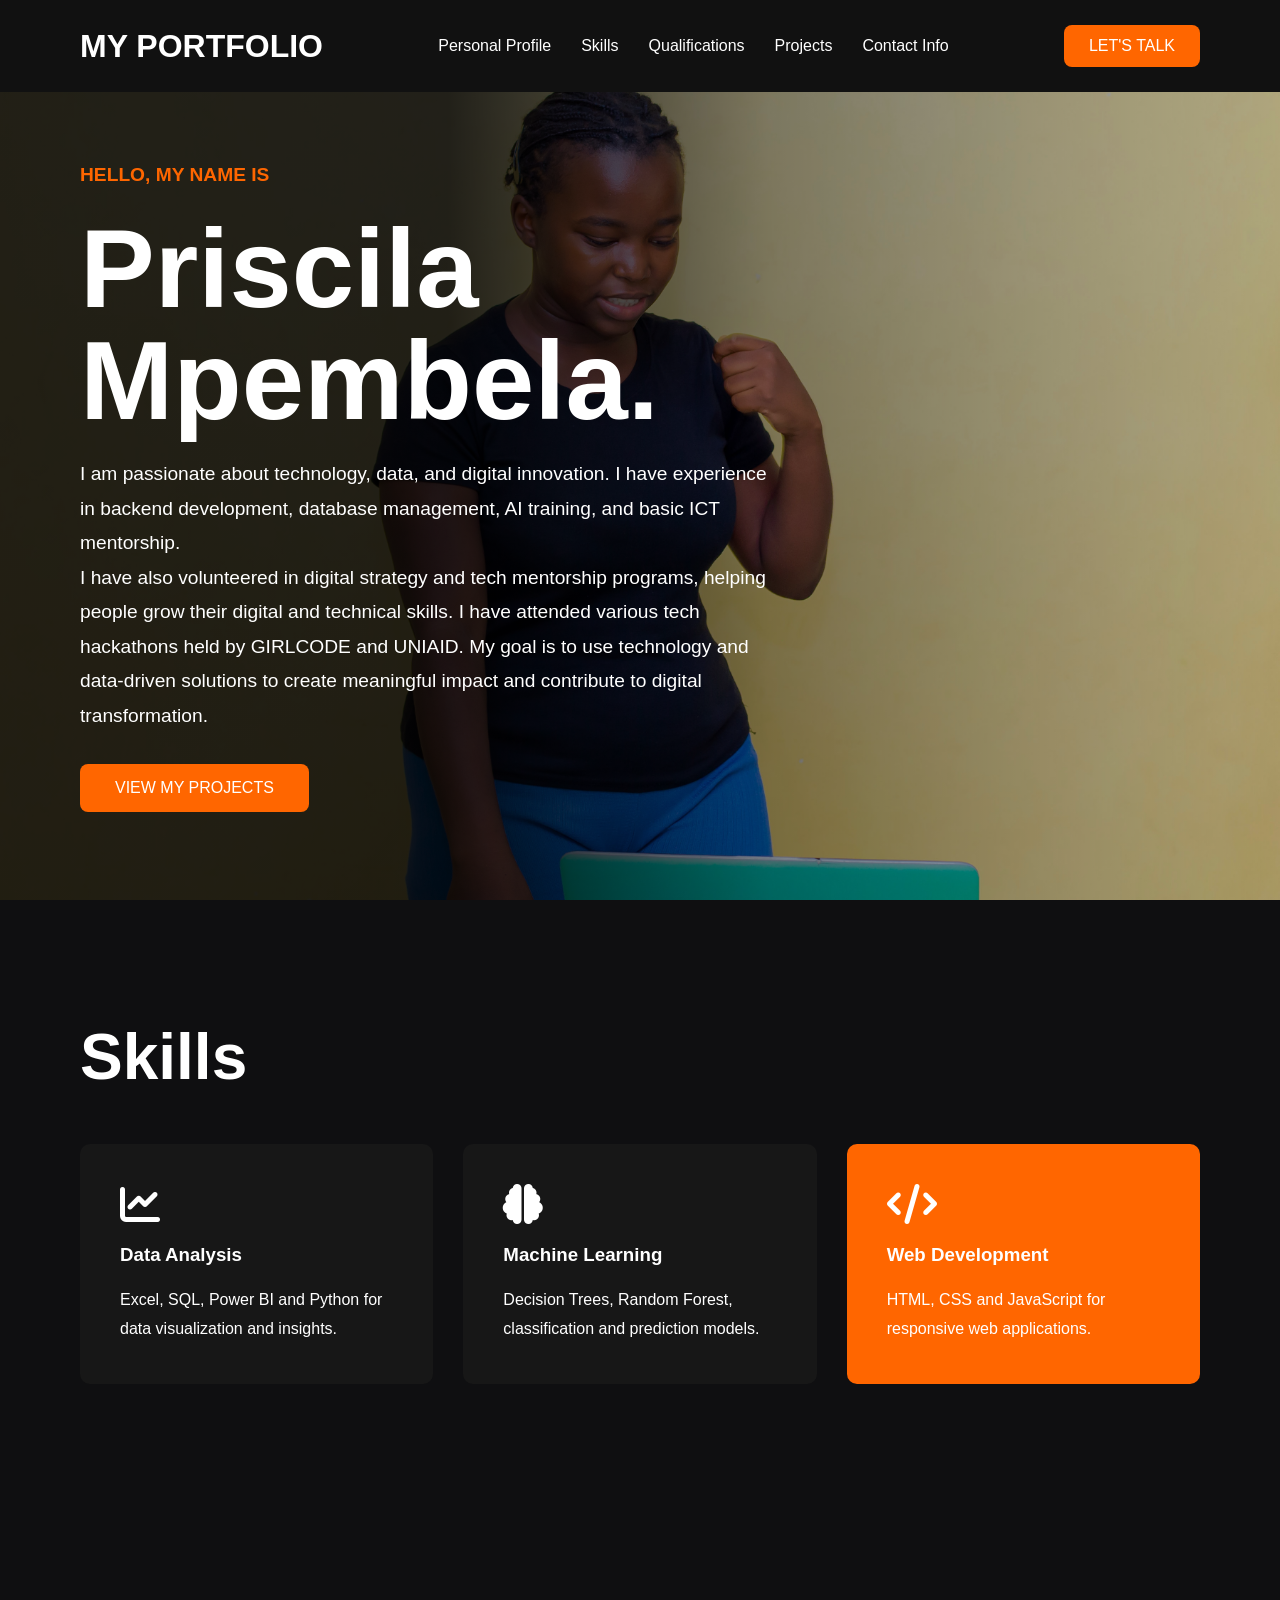
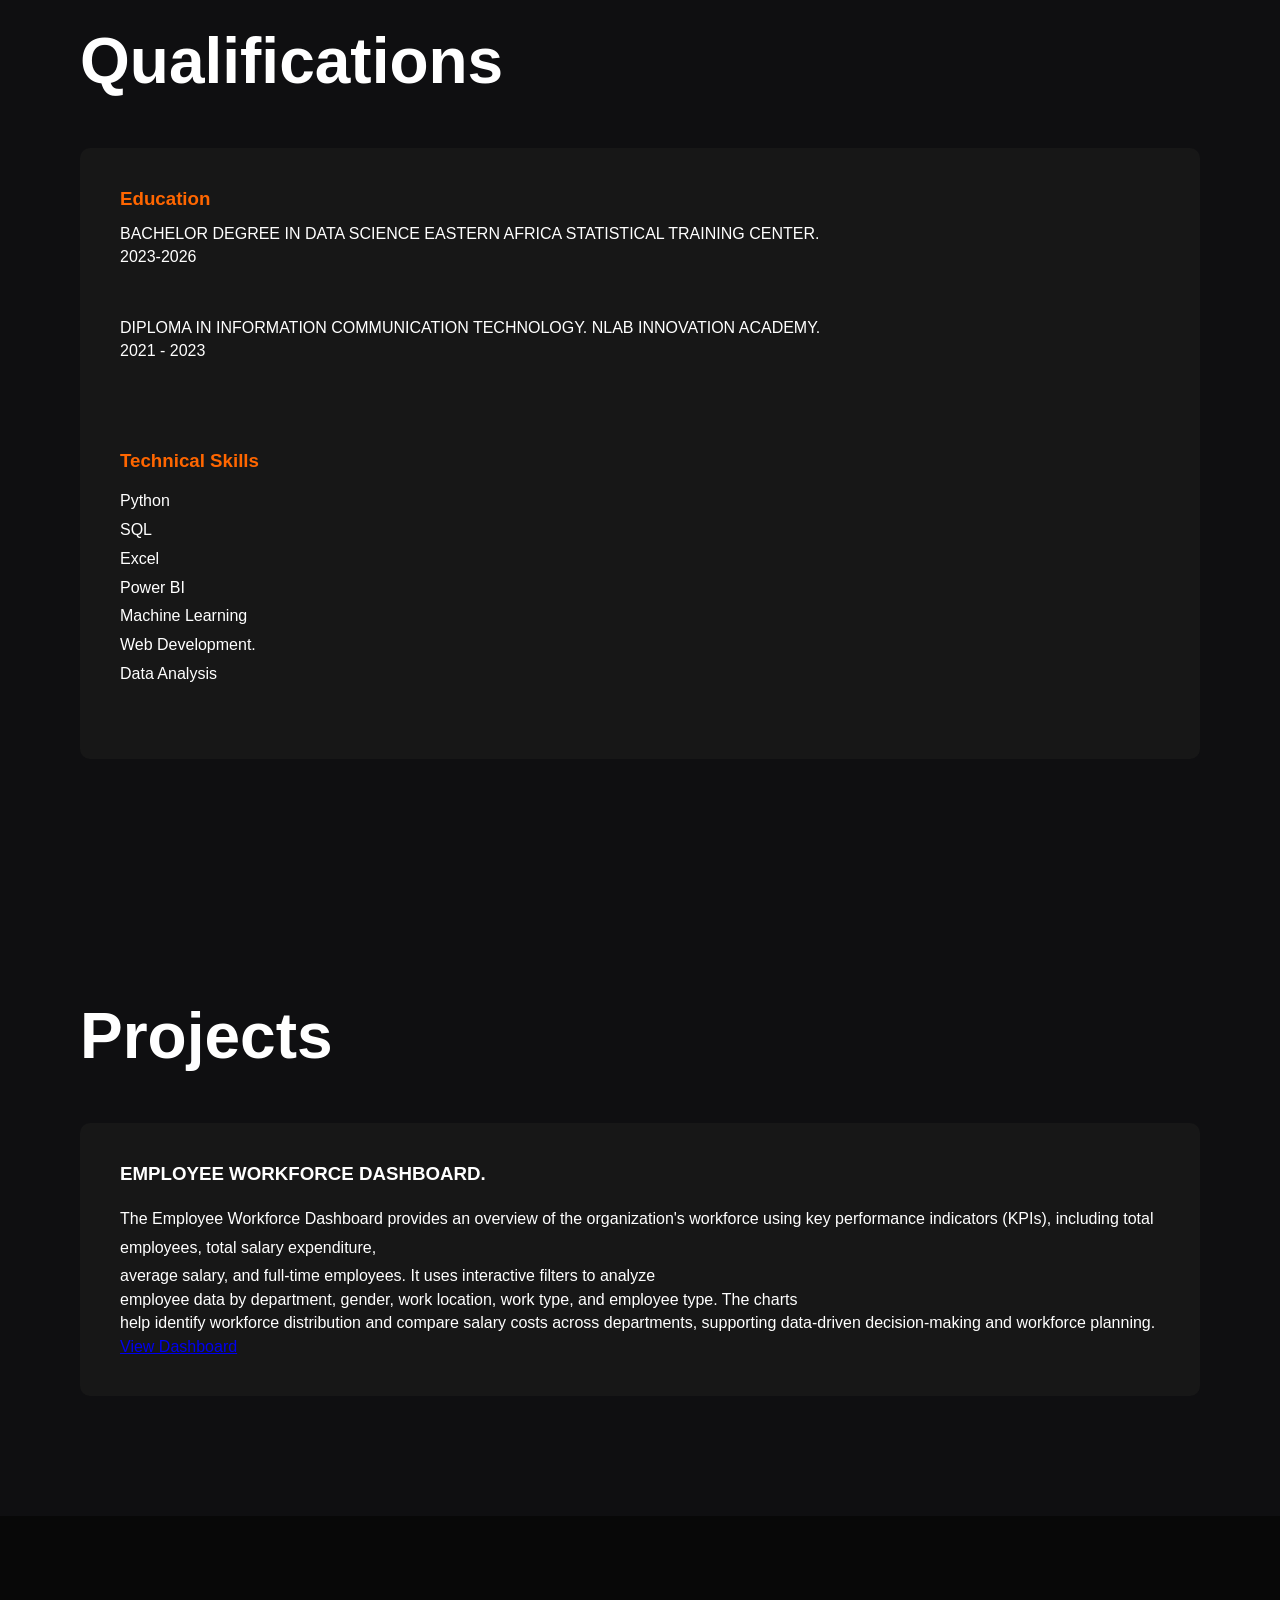
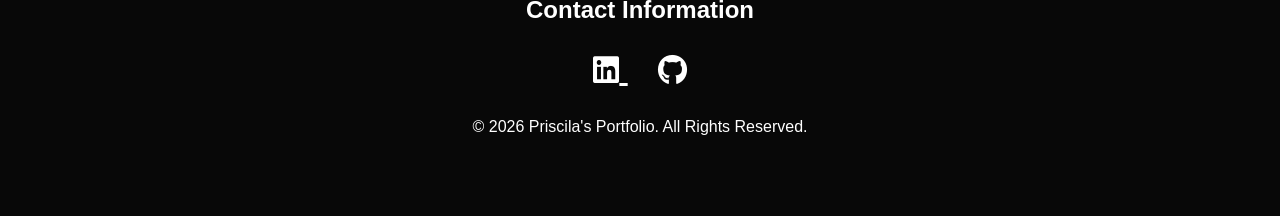
<file: index.html>
<!DOCTYPE html>
<html lang="en">
<head>
    <meta charset="UTF-8">
    <meta name="viewport" content="width=device-width, initial-scale=1.0">
    <title>PRISCILA PORTFOLIO</title>

    <link rel="stylesheet" href="style.css">

    <link
    rel="stylesheet"
    href="https://cdnjs.cloudflare.com/ajax/libs/font-awesome/6.5.1/css/all.min.css">
</head>
<body>

<header>
    <div class="logo">MY PORTFOLIO</div>

    <nav>
        <ul>
            <li><a href="#profile">Personal Profile</a></li>
            <li><a href="#skills">Skills</a></li>
            <li><a href="#qualifications">Qualifications</a></li>
            <li><a href="#projects">Projects</a></li>
            <li><a href="#contact">Contact Info</a></li>
        </ul>
    </nav>

    <a href="#contact" class="talk-btn">LET'S TALK</a>
</header>

<section class="hero" id="profile">

    <div class="overlay"></div>

    <div class="hero-content">

        <p class="intro">HELLO, MY NAME IS</p>

        <h1>
            Priscila <br>
           Mpembela.
        </h1>

         <p>
        I am passionate about technology, data, and digital innovation. I have experience in backend development, database management, AI training, and basic ICT mentorship.
      </p>
       <p>
        I have also volunteered in digital strategy and tech mentorship programs, helping people grow their digital and technical skills. I have attended various tech hackathons held by GIRLCODE and UNIAID. My goal is to use technology and data-driven solutions to create meaningful impact and contribute to digital transformation.
      </p>
        <a href="#projects" class="btn">
            VIEW MY PROJECTS
        </a>

    </div>

</section>

<section class="section" id="skills">

    <h2>Skills</h2>

    <div class="cards">

        <div class="card">
            <i class="fas fa-chart-line"></i>
            <h3>Data Analysis</h3>
            <p>
                Excel, SQL, Power BI and Python
                for data visualization and insights.
            </p>
        </div>

        <div class="card">
            <i class="fas fa-brain"></i>
            <h3>Machine Learning</h3>
            <p>
                Decision Trees, Random Forest,
                classification and prediction models.
            </p>
        </div>

        <div class="card active">
            <i class="fas fa-code"></i>
            <h3>Web Development</h3>
            <p>
                HTML, CSS and JavaScript for
                responsive web applications.
            </p>
        </div>

    </div>

</section>

<section class="section" id="qualifications">

    <h2>Qualifications</h2>

    <div class="qualification-box">

        <h3>Education</h3>

       <div>BACHELOR DEGREE IN DATA SCIENCE
        EASTERN AFRICA STATISTICAL TRAINING CENTER.
        <p>2023-2026</p>
        <br>
     <div>DIPLOMA IN INFORMATION COMMUNICATION TECHNOLOGY.
        NLAB INNOVATION ACADEMY.
        <p>2021 - 2023</p>
        <br>
        <br></br>

        
        


        <h3>Technical Skills</h3>

        <p>
            Python<br>
          SQL <br>
          Excel<br> 
          Power BI<br>
            Machine Learning<br> 
            Web Development.<br>
            Data Analysis <br>

        </p>

    </div>

</section>

<section class="section" id="projects">

    <h2>Projects</h2>

    <div class="cards">


        <div class="card">
    <h3>EMPLOYEE WORKFORCE DASHBOARD.</h3>
    <p>
The Employee Workforce Dashboard provides an overview of the organization's workforce using key performance 
        indicators (KPIs), including total employees, total salary expenditure,<p>
        average salary, and full-time employees. It uses interactive filters to
        analyze</p> employee data by department, gender, work location, work type, and
        employee type. The charts<p> help identify workforce distribution and compare
        salary costs across departments, supporting data-driven decision-making
        and workforce planning.</p>
    </p>
            <div>
 <a href="https://docs.google.com/spreadsheets/d/17MiDKnTEPfhu1SxD2uhXiT9dG3s-4Ugl/edit?usp=sharing&ouid=110951167602224043997&rtpof=true&sd=true"
       target="_blank"
       rel="noopener noreferrer"
       class="project-btn">
        View Dashboard
    </a>

           
</section>

<footer id="contact">

    <h2>Contact Information</h2>

    <div class="socials">
 <!-- LinkedIn -->
    <a href="https://www.linkedin.com/in/priscila-mpembela-b8a6b1337"
       target="_blank"
       rel="noopener noreferrer"
       aria-label="Visit my LinkedIn profile">
        <i class="fab fa-linkedin"></i>
    </a>

      <!-- GitHub -->
    <a href="https://github.com/Priscv26"
       target="_blank"
       rel="noopener noreferrer"
       aria-label="Visit my GitHub profile">
        <i class="fab fa-github"></i>
    </a>


    </div>

    <p class="copyright">
        © 2026 Priscila's Portfolio. All Rights Reserved.
    </p>

</footer>

<button id="topBtn">
    <i class="fas fa-arrow-up"></i>
</button>

<script src="script.js"></script>

</body>
</html>
</file>
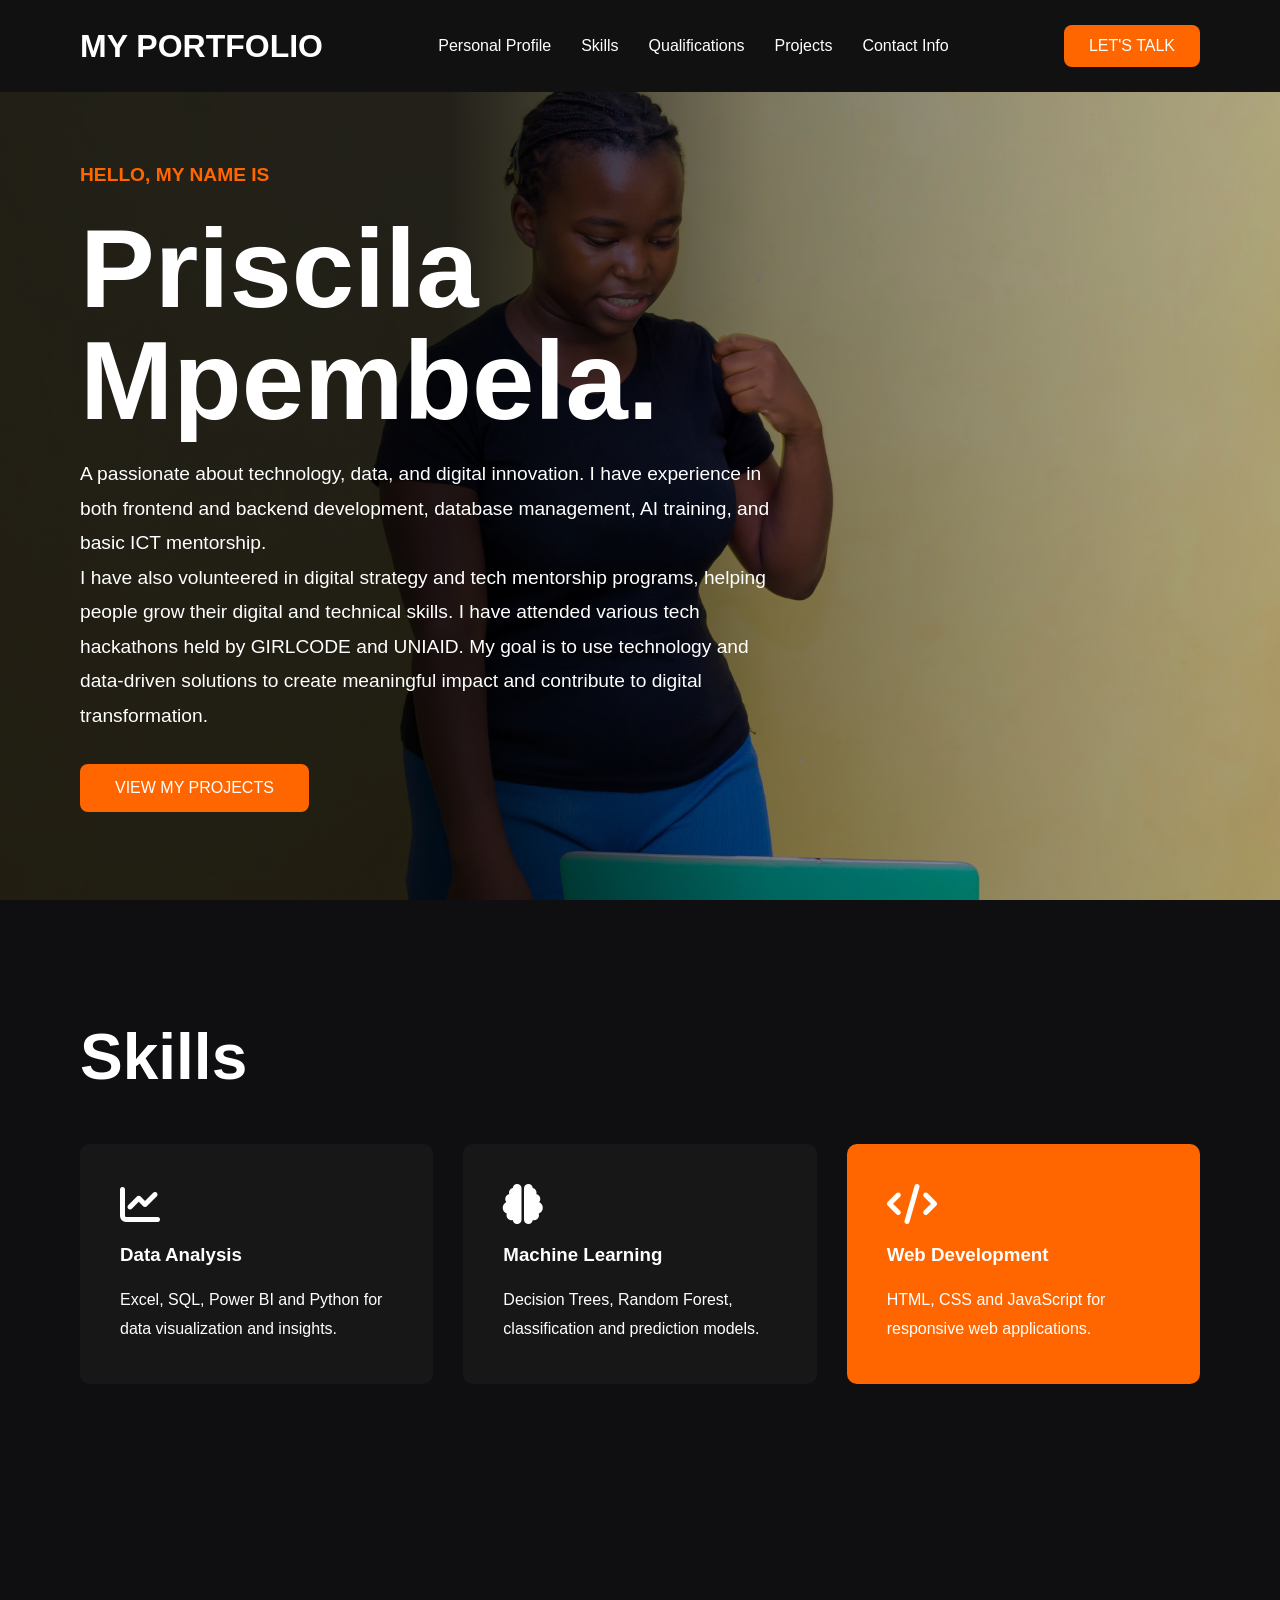
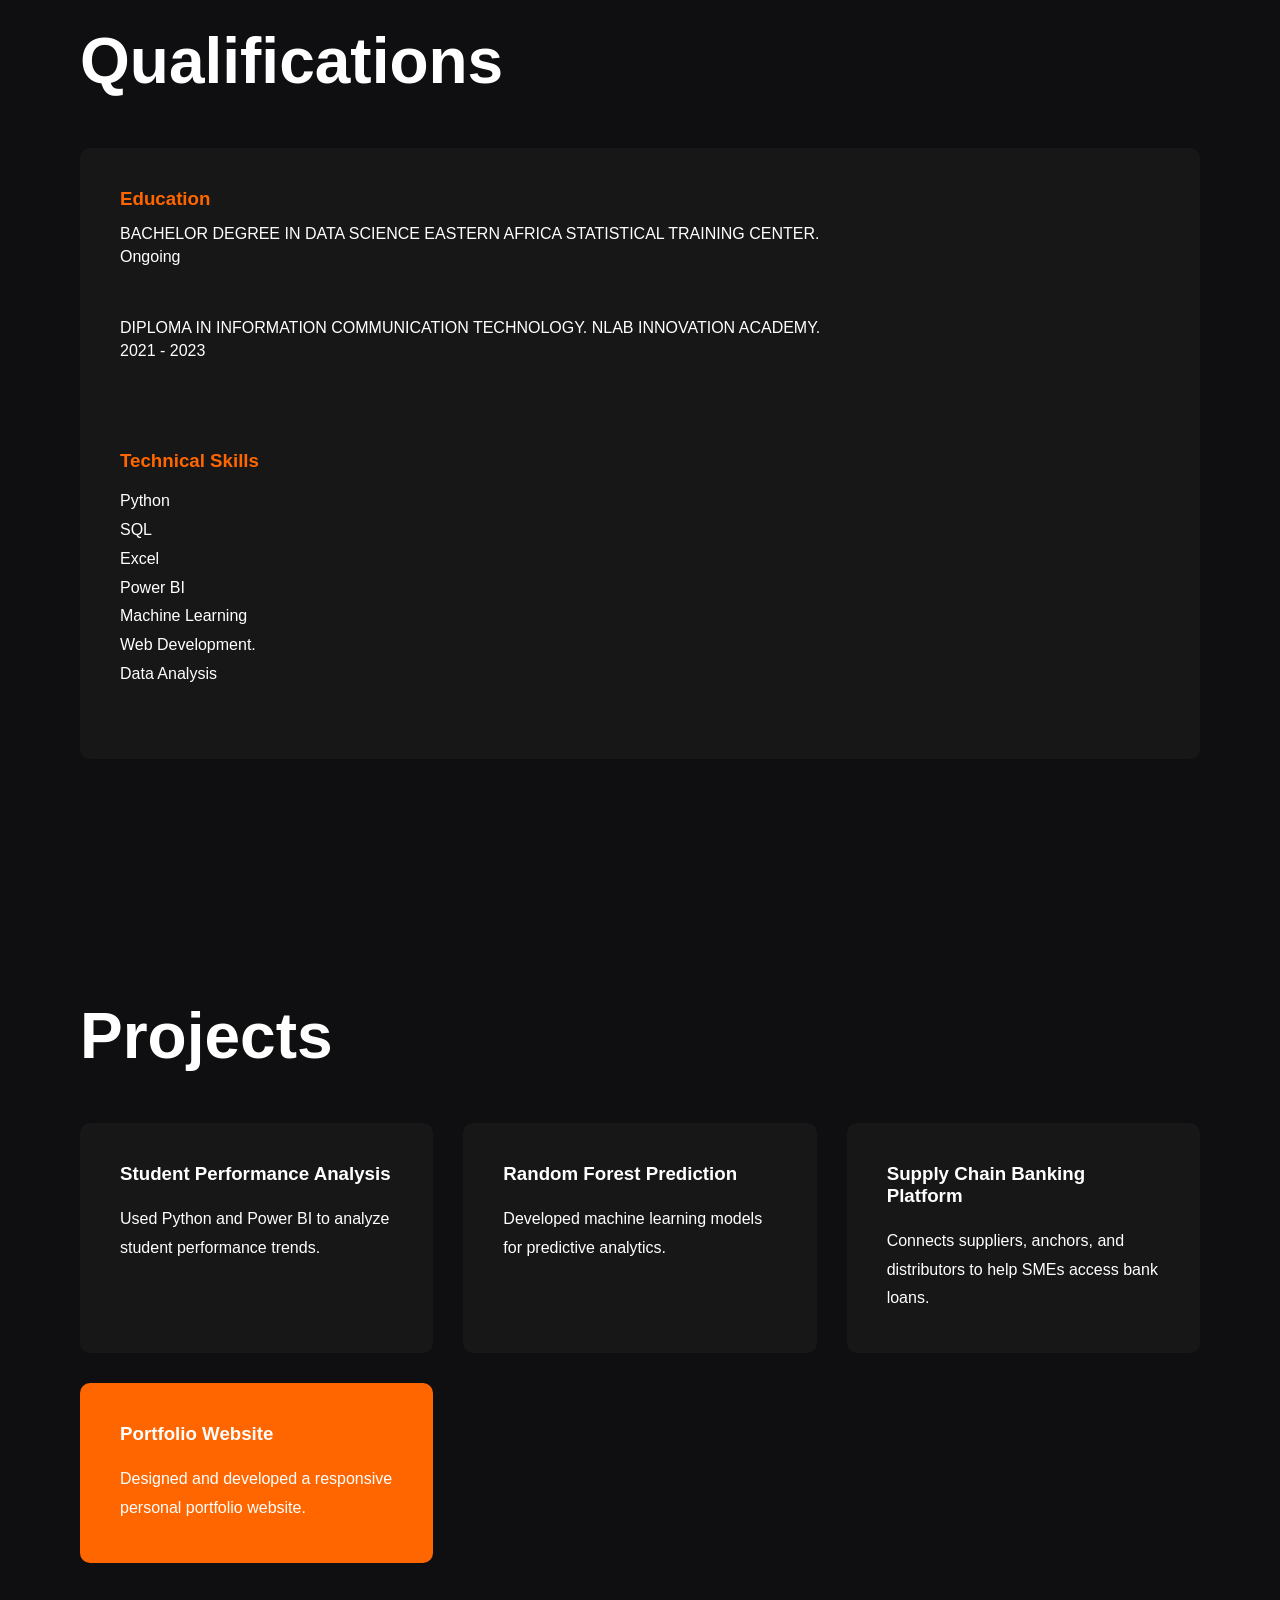
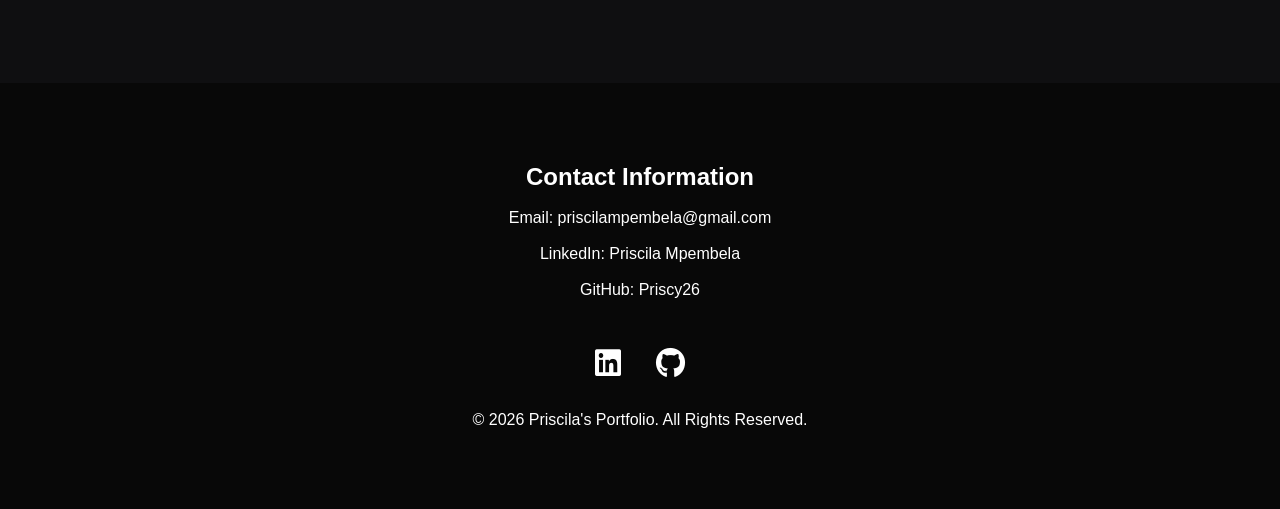
<file: my portfolio/index.html>
<!DOCTYPE html>
<html lang="en">
<head>
    <meta charset="UTF-8">
    <meta name="viewport" content="width=device-width, initial-scale=1.0">
    <title>MY PORTFOLIO</title>

    <link rel="stylesheet" href="style.css">

    <link
    rel="stylesheet"
    href="https://cdnjs.cloudflare.com/ajax/libs/font-awesome/6.5.1/css/all.min.css">
</head>
<body>

<header>
    <div class="logo">MY PORTFOLIO</div>

    <nav>
        <ul>
            <li><a href="#profile">Personal Profile</a></li>
            <li><a href="#skills">Skills</a></li>
            <li><a href="#qualifications">Qualifications</a></li>
            <li><a href="#projects">Projects</a></li>
            <li><a href="#contact">Contact Info</a></li>
        </ul>
    </nav>

    <a href="#contact" class="talk-btn">LET'S TALK</a>
</header>

<section class="hero" id="profile">

    <div class="overlay"></div>

    <div class="hero-content">

        <p class="intro">HELLO, MY NAME IS</p>

        <h1>
            Priscila <br>
           Mpembela.
        </h1>

         <p>
        A passionate about technology, data, and digital innovation. I have experience in both frontend and backend development, database management, AI training, and basic ICT mentorship.
      </p>
       <p>
        I have also volunteered in digital strategy and tech mentorship programs, helping people grow their digital and technical skills. I have attended various tech hackathons held by GIRLCODE and UNIAID. My goal is to use technology and data-driven solutions to create meaningful impact and contribute to digital transformation.
      </p>
        <a href="#projects" class="btn">
            VIEW MY PROJECTS
        </a>

    </div>

</section>

<section class="section" id="skills">

    <h2>Skills</h2>

    <div class="cards">

        <div class="card">
            <i class="fas fa-chart-line"></i>
            <h3>Data Analysis</h3>
            <p>
                Excel, SQL, Power BI and Python
                for data visualization and insights.
            </p>
        </div>

        <div class="card">
            <i class="fas fa-brain"></i>
            <h3>Machine Learning</h3>
            <p>
                Decision Trees, Random Forest,
                classification and prediction models.
            </p>
        </div>

        <div class="card active">
            <i class="fas fa-code"></i>
            <h3>Web Development</h3>
            <p>
                HTML, CSS and JavaScript for
                responsive web applications.
            </p>
        </div>

    </div>

</section>

<section class="section" id="qualifications">

    <h2>Qualifications</h2>

    <div class="qualification-box">

        <h3>Education</h3>

       <div>BACHELOR DEGREE IN DATA SCIENCE
        EASTERN AFRICA STATISTICAL TRAINING CENTER.
        <p>Ongoing</p>
        <br>
     <div>DIPLOMA IN INFORMATION COMMUNICATION TECHNOLOGY.
        NLAB INNOVATION ACADEMY.
        <p>2021 - 2023</p>
        <br>
        <br></br>

        
        


        <h3>Technical Skills</h3>

        <p>
            Python<br>
          SQL <br>
          Excel<br> 
          Power BI<br>
            Machine Learning<br> 
            Web Development.<br>
            Data Analysis <br>

        </p>

    </div>

</section>

<section class="section" id="projects">

    <h2>Projects</h2>

    <div class="cards">

        <div class="card">
            <h3>Student Performance Analysis</h3>
            <p>
                Used Python and Power BI to analyze
                student performance trends.
            </p>
        </div>

        <div class="card">
            <h3>Random Forest Prediction</h3>
            <p>
                Developed machine learning models
                for predictive analytics.
            </p>
        </div>

        <div class="card">
    <h3>Supply Chain Banking Platform</h3>
    <p>
    Connects suppliers, anchors, and distributors to help SMEs access bank loans.
    </p>
    </div>

        <div class="card active">
            <h3>Portfolio Website</h3>
            <p>
                Designed and developed a responsive
                personal portfolio website.
            </p>
        </div>

    </div>

</section>

<footer id="contact">

    <h2>Contact Information</h2>
<br>
    <p>Email: priscilampembela@gmail.com</p><br>
    <p>LinkedIn: Priscila Mpembela</p><br>
    <p>GitHub: Priscy26</p><br>

    <div class="socials">

        <a href="#"><i class="fab fa-linkedin"></i></a>

        <a href="#"><i class="fab fa-github"></i></a>


    </div>

    <p class="copyright">
        © 2026 Priscila's Portfolio. All Rights Reserved.
    </p>

</footer>

<button id="topBtn">
    <i class="fas fa-arrow-up"></i>
</button>

<script src="script.js"></script>

</body>
</html>
</file>
<file: style.css>
*{
    margin:0;
    padding:0;
    box-sizing:border-box;
    font-family:Arial, sans-serif;
}

html{
    scroll-behavior:smooth;
    scroll-padding-top: 120px;
}

body{
    background:#0f0f11;
    color:white;
}

header{
    position:fixed;
    top:0;
    width:100%;
    display:flex;
    justify-content:space-between;
    align-items:center;
    padding:25px 80px;
    background:#111;
    z-index:1000;
}

.logo{
    font-size:2rem;
    font-weight:bold;
}

nav ul{
    display:flex;
    list-style:none;
    gap:30px;
}

nav a{
    color:white;
    text-decoration:none;
}

nav a:hover{
    color:#ff6600;
}

.talk-btn{
    background:#ff6600;
    color:white;
    text-decoration:none;
    padding:12px 25px;
    border-radius:8px;
}

.hero{
    min-height:100vh;
    display:flex;
    align-items:center;
    padding:120px 80px 80px;
    position:relative;

    background:
    linear-gradient(
        to right,
        rgba(0,0,0,0.85) 35%,
        rgba(0,0,0,0.45) 60%,
        rgba(0,0,0,0.2) 100%
    ),
    url("priscy.jpg.JPG");
    
    background-size: cover;
    background-position: center right;
    background-repeat: no-repeat;

}

.hero{
    min-height:100vh;
    display:flex;
    align-items:center;
    padding:150px 80px 80px;
    position:relative;
}

.hero-content{
    max-width:700px;
}

.intro{
    color:#ff6600;
    font-weight:bold;
    margin-bottom:20px;
}

.hero h1{
    font-size:7rem;
    line-height:1;
    margin-bottom:20px;
}

.hero p{
    font-size:1.2rem;
    line-height:1.8;
}

.btn{
    display:inline-block;
    margin-top:30px;
    background:#ff6600;
    color:white;
    text-decoration:none;
    padding:15px 35px;
    border-radius:8px;
}

.section{
    padding:120px 80px;
}

.section h2{
    font-size:4rem;
    margin-bottom:50px;
}

.cards{
    display:grid;
    grid-template-columns:repeat(auto-fit,minmax(280px,1fr));
    gap:30px;
}

.card{
    background:#171717;
    padding:40px;
    border-radius:10px;
}

.card i{
    font-size:40px;
    margin-bottom:20px;
}

.card h3{
    margin-bottom:20px;
}

.card p{
    line-height:1.8;
}

.active{
    background:#ff6600;
}

.qualification-box{
    background:#171717;
    padding:40px;
    border-radius:10px;
}

.qualification-box h3{
    margin-bottom:15px;
    color:#ff6600;
}

.qualification-box p{
    margin-bottom:30px;
    line-height:1.8;
}

footer{
    background:#080808;
    padding:80px;
    text-align:center;
}

.socials{
    margin:30px 0;
}

.socials a{
    color:white;
    font-size:30px;
    margin:0 15px;
}

.socials a:hover{
    color:#ff6600;
}

#topBtn{
    position:fixed;
    right:20px;
    bottom:20px;
    width:55px;
    height:55px;
    border:none;
    border-radius:50%;
    background:#ff6600;
    color:white;
    cursor:pointer;
    display:none;
}

@media(max-width:768px){

header{
    flex-direction:column;
    gap:20px;
    padding:20px;
}

nav ul{
    flex-wrap:wrap;
    justify-content:center;
}

.hero{
    padding:30px;
}

.hero h1{
    font-size:4rem;
}

.section{
    padding:80px 30px;
}

.section h2{
    font-size:3rem;
}

}
</file>
<file: my portfolio/style.css>
*{
    margin:0;
    padding:0;
    box-sizing:border-box;
    font-family:Arial, sans-serif;
}

html{
    scroll-behavior:smooth;
    scroll-padding-top: 120px;
}

body{
    background:#0f0f11;
    color:white;
}

header{
    position:fixed;
    top:0;
    width:100%;
    display:flex;
    justify-content:space-between;
    align-items:center;
    padding:25px 80px;
    background:#111;
    z-index:1000;
}

.logo{
    font-size:2rem;
    font-weight:bold;
}

nav ul{
    display:flex;
    list-style:none;
    gap:30px;
}

nav a{
    color:white;
    text-decoration:none;
}

nav a:hover{
    color:#ff6600;
}

.talk-btn{
    background:#ff6600;
    color:white;
    text-decoration:none;
    padding:12px 25px;
    border-radius:8px;
}

.hero{
    min-height:100vh;
    display:flex;
    align-items:center;
    padding:120px 80px 80px;
    position:relative;

    background:
    linear-gradient(
        to right,
        rgba(0,0,0,0.85) 35%,
        rgba(0,0,0,0.45) 60%,
        rgba(0,0,0,0.2) 100%
    ),
    url("priscy.jpg.JPG");
    
    background-size: cover;
    background-position: center right;
    background-repeat: no-repeat;

}

.hero{
    min-height:100vh;
    display:flex;
    align-items:center;
    padding:150px 80px 80px;
    position:relative;
}

.hero-content{
    max-width:700px;
}

.intro{
    color:#ff6600;
    font-weight:bold;
    margin-bottom:20px;
}

.hero h1{
    font-size:7rem;
    line-height:1;
    margin-bottom:20px;
}

.hero p{
    font-size:1.2rem;
    line-height:1.8;
}

.btn{
    display:inline-block;
    margin-top:30px;
    background:#ff6600;
    color:white;
    text-decoration:none;
    padding:15px 35px;
    border-radius:8px;
}

.section{
    padding:120px 80px;
}

.section h2{
    font-size:4rem;
    margin-bottom:50px;
}

.cards{
    display:grid;
    grid-template-columns:repeat(auto-fit,minmax(280px,1fr));
    gap:30px;
}

.card{
    background:#171717;
    padding:40px;
    border-radius:10px;
}

.card i{
    font-size:40px;
    margin-bottom:20px;
}

.card h3{
    margin-bottom:20px;
}

.card p{
    line-height:1.8;
}

.active{
    background:#ff6600;
}

.qualification-box{
    background:#171717;
    padding:40px;
    border-radius:10px;
}

.qualification-box h3{
    margin-bottom:15px;
    color:#ff6600;
}

.qualification-box p{
    margin-bottom:30px;
    line-height:1.8;
}

footer{
    background:#080808;
    padding:80px;
    text-align:center;
}

.socials{
    margin:30px 0;
}

.socials a{
    color:white;
    font-size:30px;
    margin:0 15px;
}

.socials a:hover{
    color:#ff6600;
}

#topBtn{
    position:fixed;
    right:20px;
    bottom:20px;
    width:55px;
    height:55px;
    border:none;
    border-radius:50%;
    background:#ff6600;
    color:white;
    cursor:pointer;
    display:none;
}

@media(max-width:768px){

header{
    flex-direction:column;
    gap:20px;
    padding:20px;
}

nav ul{
    flex-wrap:wrap;
    justify-content:center;
}

.hero{
    padding:30px;
}

.hero h1{
    font-size:4rem;
}

.section{
    padding:80px 30px;
}

.section h2{
    font-size:3rem;
}

}
</file>
